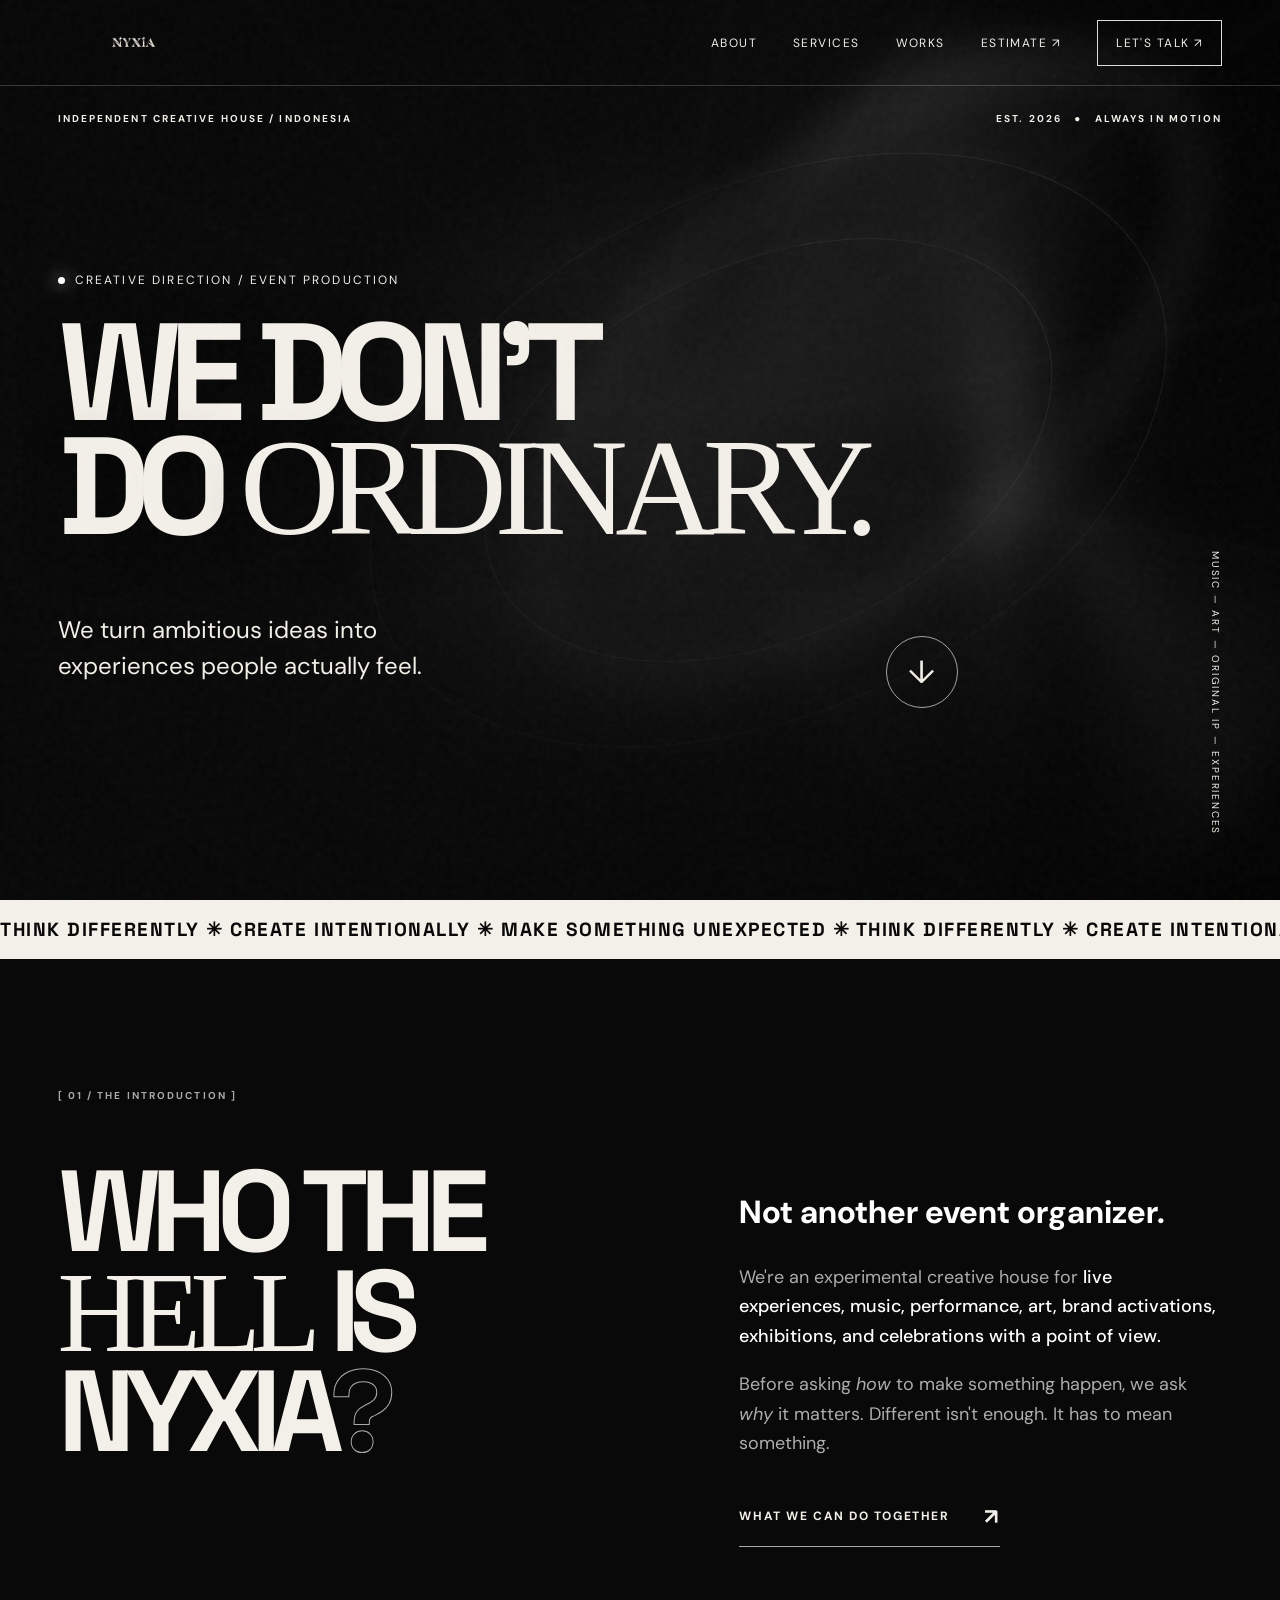
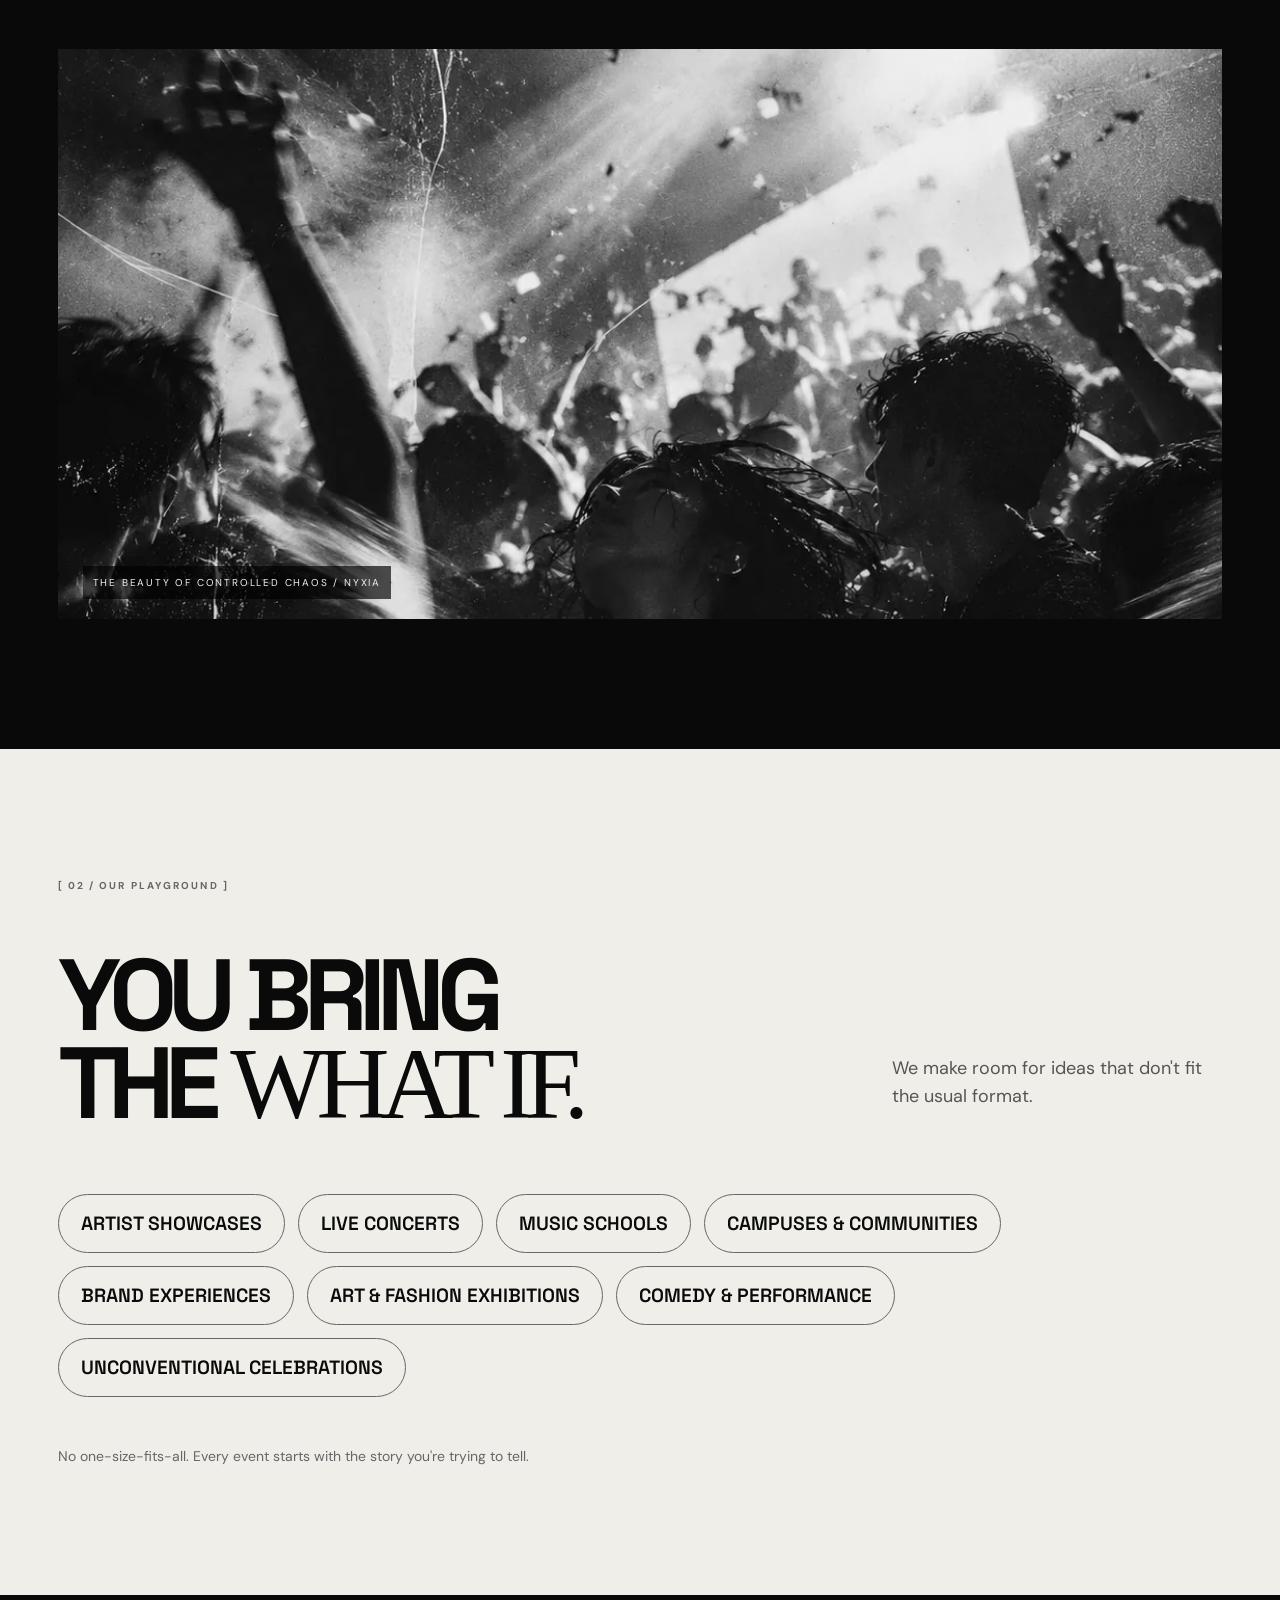
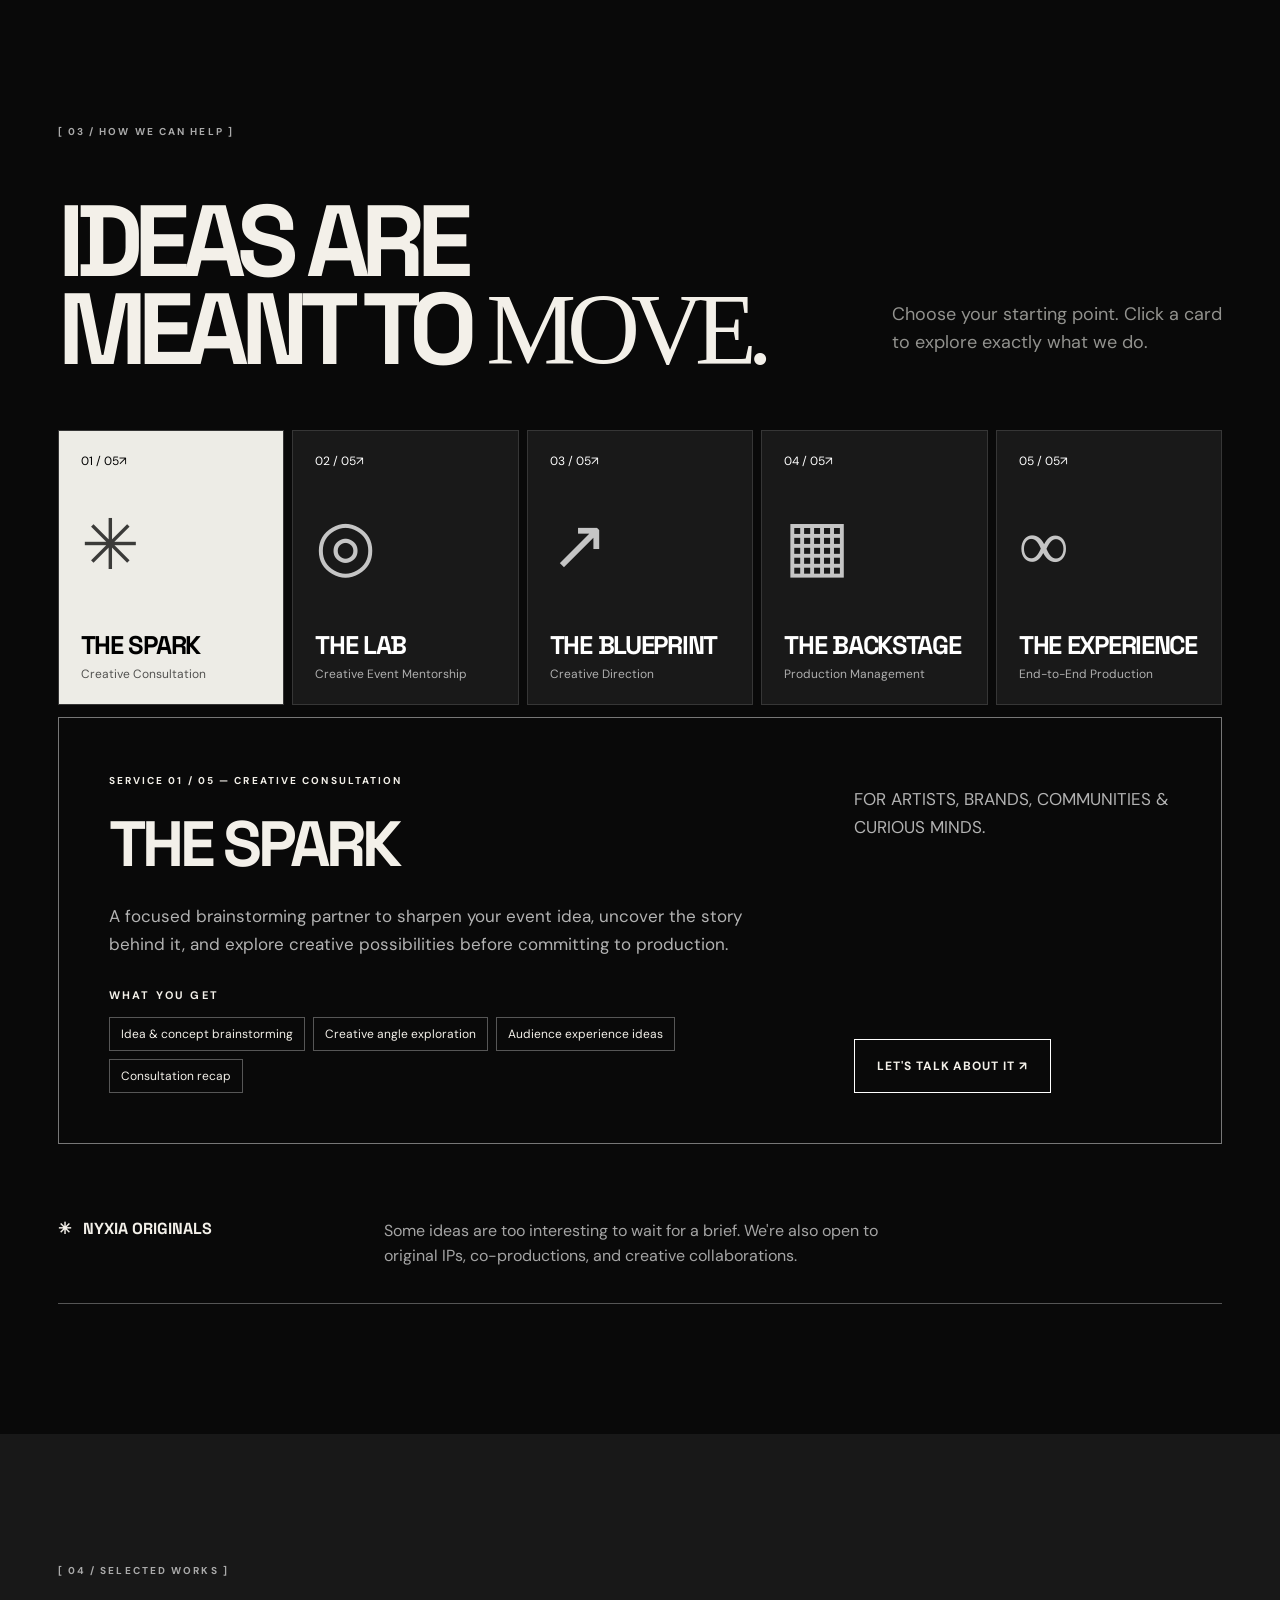
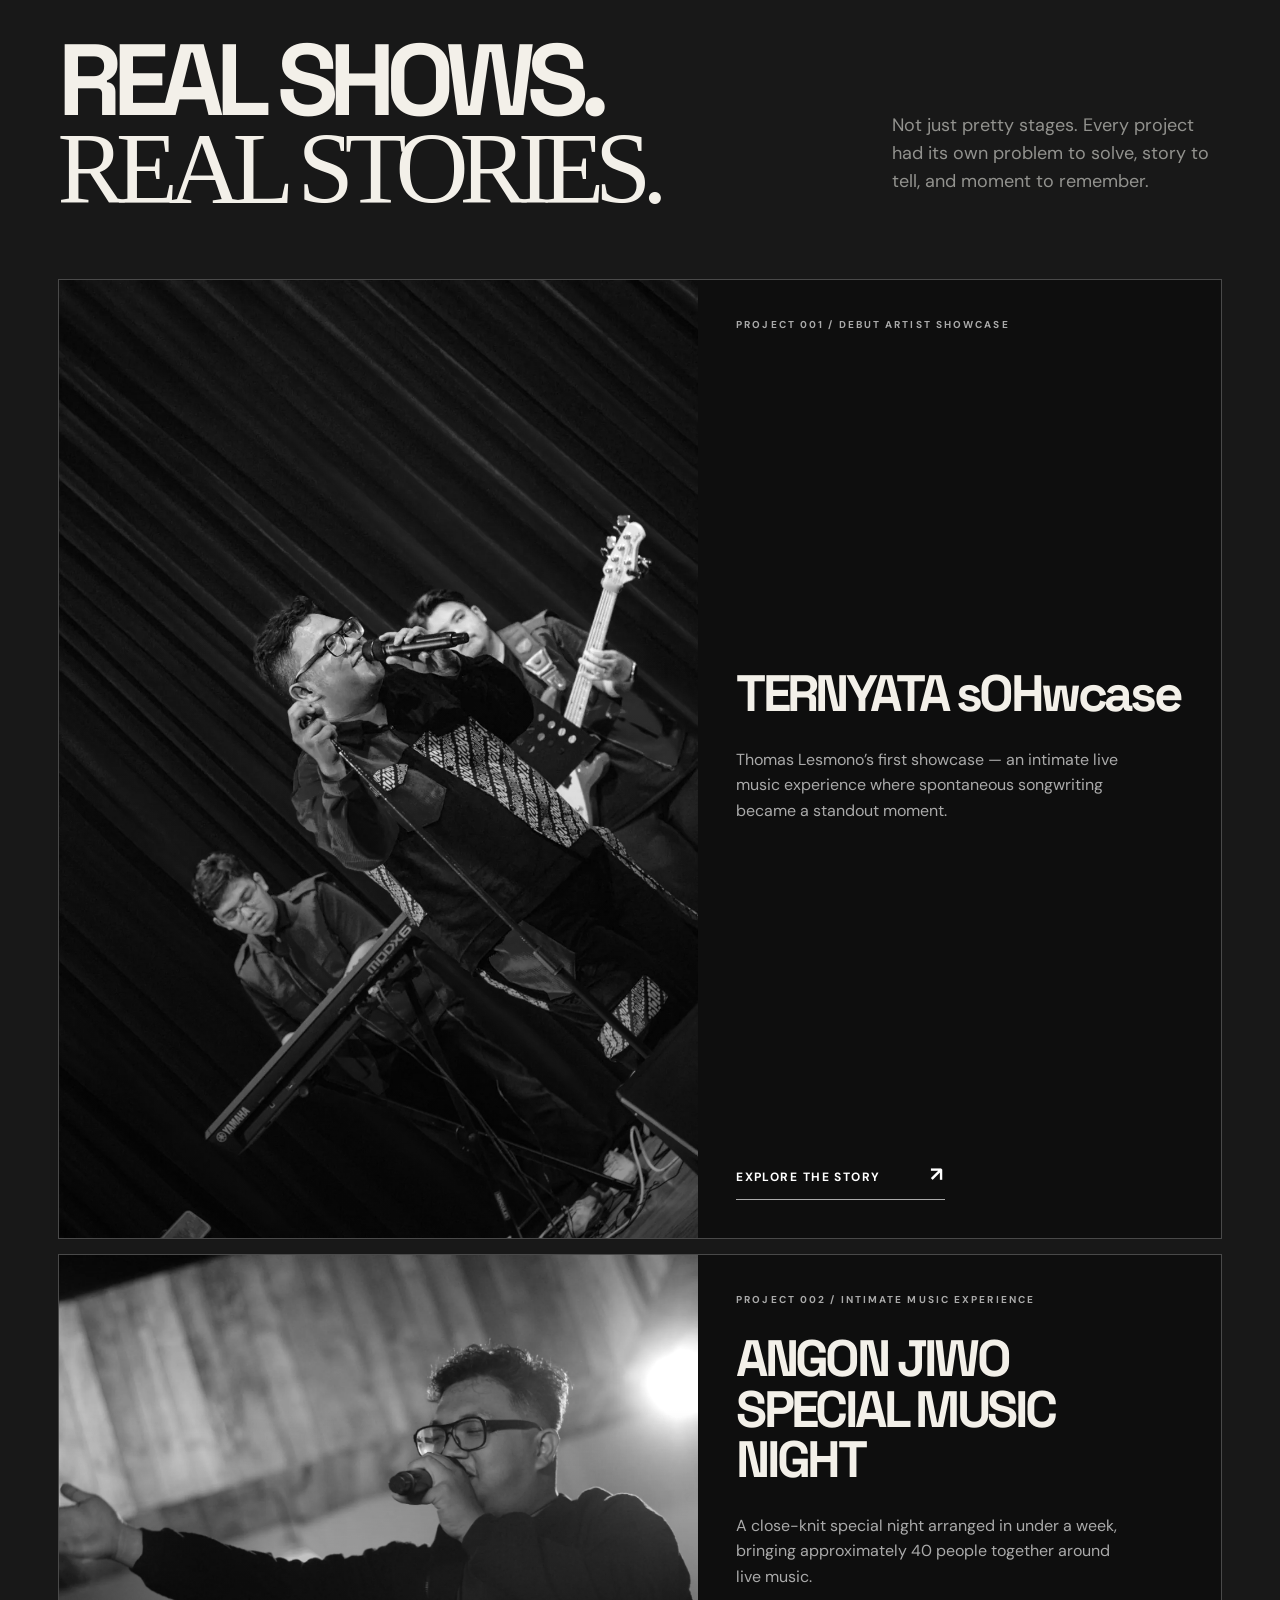
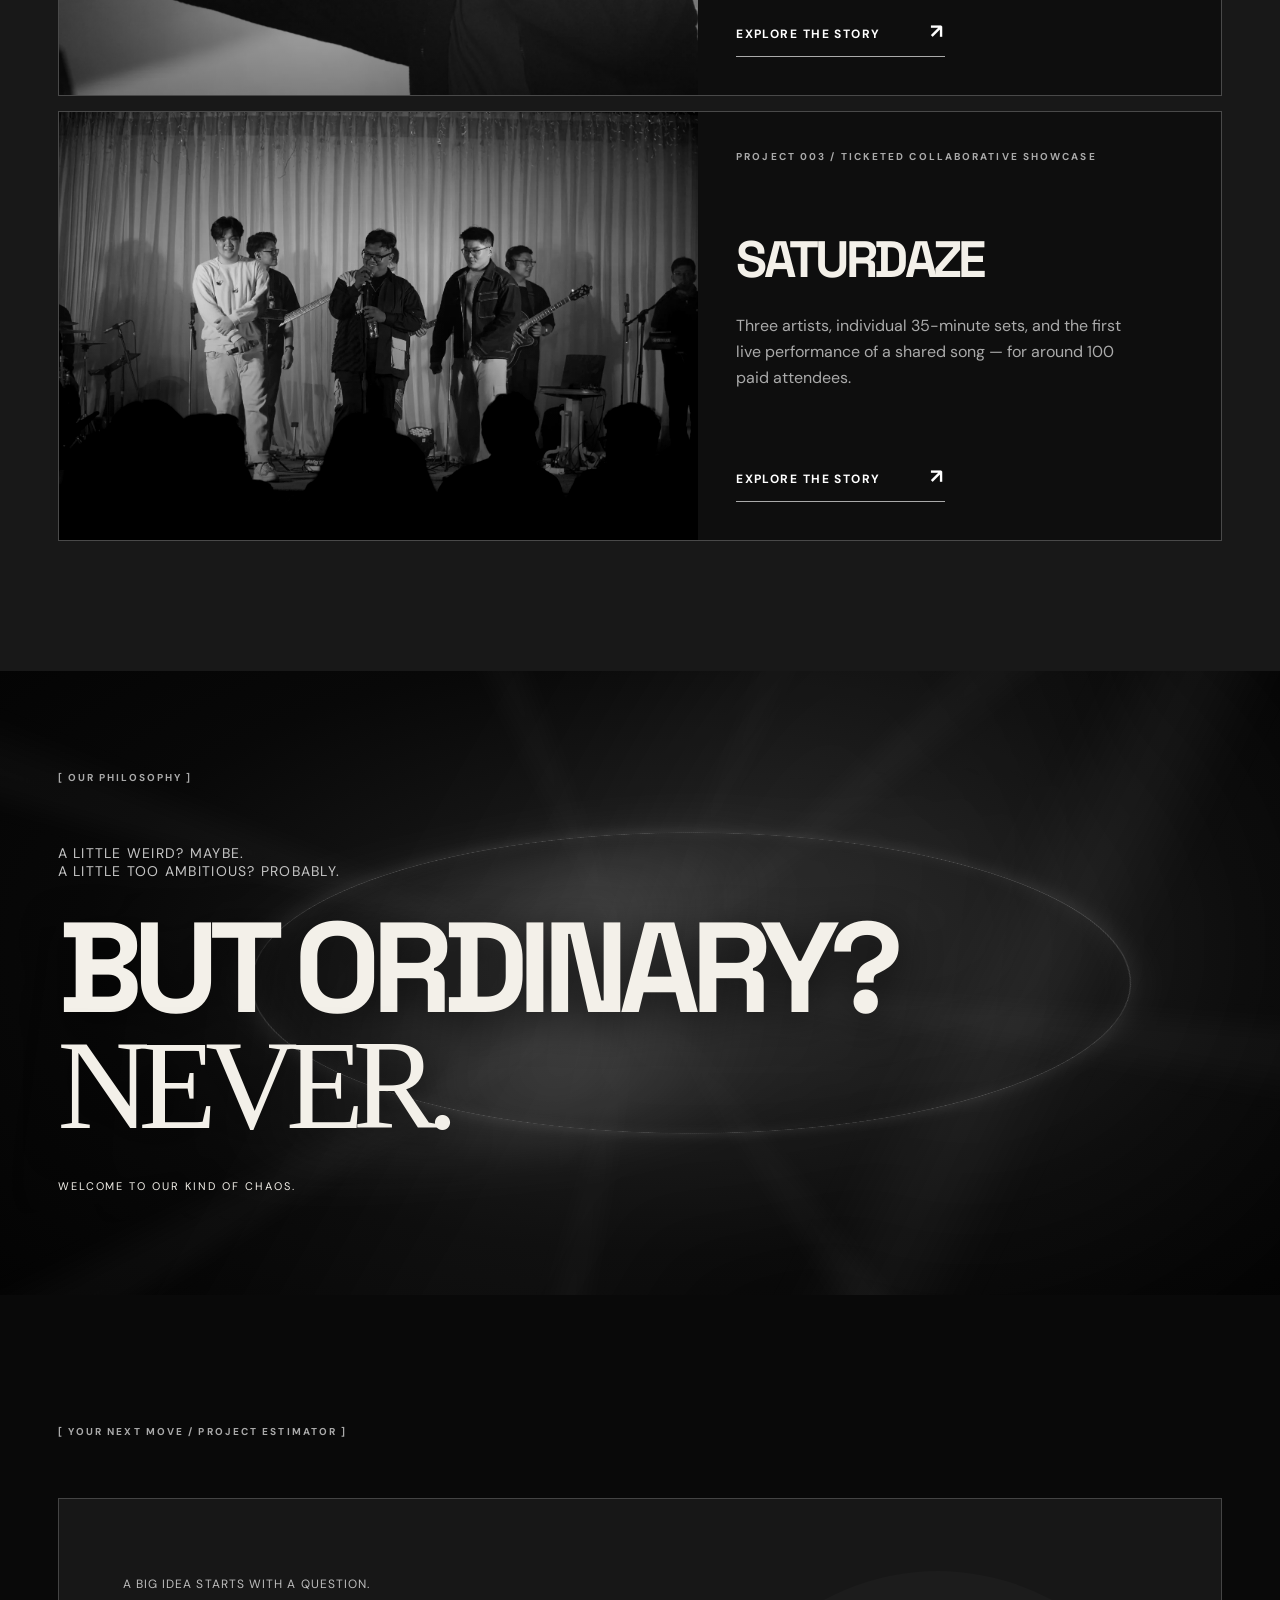
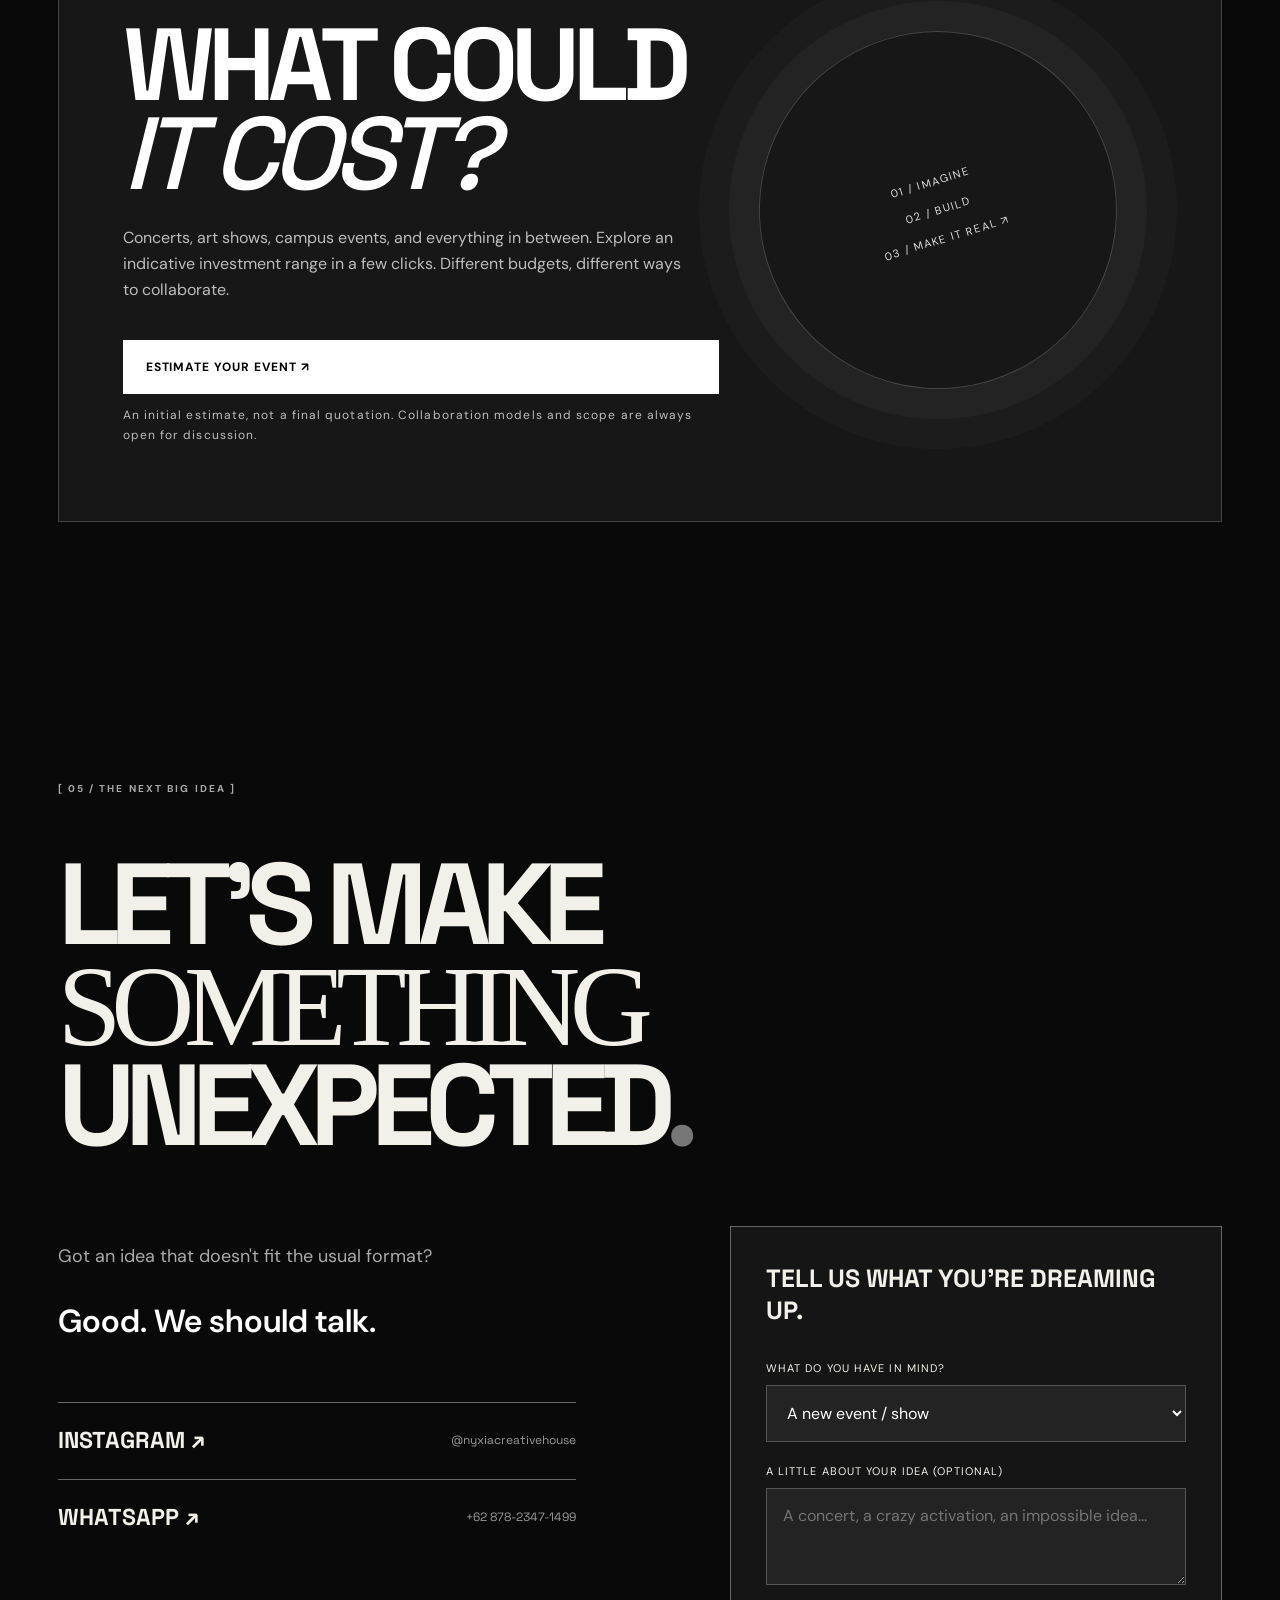
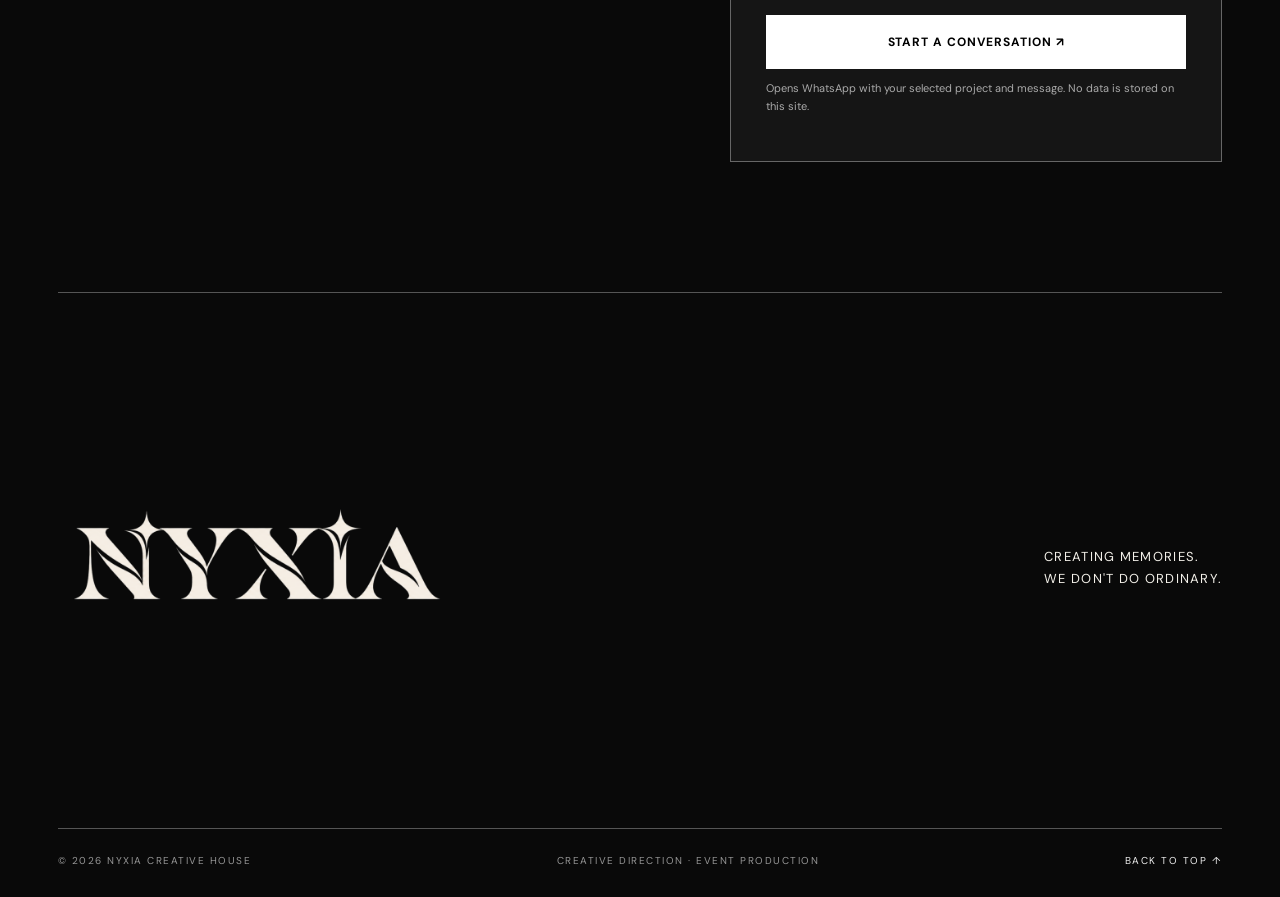
<file: index.html>
<!doctype html>
<html lang="en">
<head>
<meta charset="UTF-8"/><meta name="viewport" content="width=device-width,initial-scale=1"/>
<meta name="theme-color" content="#090909"/>
<meta name="description" content="NYXIA Creative House — Experimental creative direction and event production for music, art, brands, and unconventional experiences."/>
<meta property="og:title" content="NYXIA Creative House — We Don't Do Ordinary"/><meta property="og:description" content="Creative Direction · Event Production · Music · Art · Original IP"/><meta property="og:type" content="website"/><meta property="og:image" content="assets/hero.webp"/>
<link rel="icon" href="assets/nyxia-symbol.webp" type="image/webp"/>
<link rel="preconnect" href="https://fonts.googleapis.com"/><link rel="preconnect" href="https://fonts.gstatic.com" crossorigin/>
<link href="https://fonts.googleapis.com/css2?family=DM+Sans:wght@400;500;600;700&family=Space+Grotesk:wght@400;500;600;700&display=swap" rel="stylesheet"/>
<link rel="stylesheet" href="styles.css"/><title>NYXIA — We Don't Do Ordinary.</title>
</head>
<body>
<div class="noise" aria-hidden="true"></div><div class="reading-progress" aria-hidden="true"></div>
<header class="nav" id="top"><a class="brand" href="#top" aria-label="NYXIA home"><img src="assets/nyxia-wordmark-transparent.png" alt="NYXIA"/></a><nav id="main-nav" class="navlinks" aria-label="Main navigation"><a href="#about">About</a><a href="#services">Services</a><a href="#works">Works</a><a href="estimate/">Estimate ↗</a><a href="#contact">Let's Talk ↗</a></nav><button class="menu-button" id="menuToggle" aria-expanded="false" aria-controls="main-nav" aria-label="Toggle menu">MENU <span>+</span></button></header>
<main>
<section class="hero" aria-label="NYXIA introduction"><div class="hero-image" aria-hidden="true"><span class="art-orbit art-orbit-one"></span><span class="art-orbit art-orbit-two"></span><span class="art-sculpture"></span><span class="art-ribbon"></span><span class="art-sparks"></span></div><div class="hero-shade"></div><div class="hero-top meta"><span>INDEPENDENT CREATIVE HOUSE / INDONESIA</span><span>EST. 2026 &nbsp; ● &nbsp; ALWAYS IN MOTION</span></div><div class="hero-inner"><div class="eyebrow"><span class="dot"></span> CREATIVE DIRECTION / EVENT PRODUCTION</div><h1>WE DON'T<br/>DO <em>ORDINARY.</em></h1><div class="hero-bottom"><p>We turn ambitious ideas into experiences people actually feel.</p><a href="#about" class="round-arrow" aria-label="Explore NYXIA">↓</a></div></div><div class="vertical-note">MUSIC — ART — ORIGINAL IP — EXPERIENCES</div></section>
<div class="ticker" aria-hidden="true"><div class="ticker-track">THINK DIFFERENTLY ✳ CREATE INTENTIONALLY ✳ MAKE SOMETHING UNEXPECTED ✳ THINK DIFFERENTLY ✳ CREATE INTENTIONALLY ✳ MAKE SOMETHING UNEXPECTED ✳ </div></div>
<section id="about" class="section about wrap"><div class="section-label">[ 01 / THE INTRODUCTION ]</div><div class="about-grid"><h2>WHO THE<br/><i>HELL</i> IS<br/>NYXIA<span class="outline-question">?</span></h2><div class="about-copy"><p class="lead">Not another event organizer.</p><p>We're an experimental creative house for <strong>live experiences, music, performance, art, brand activations, exhibitions, and celebrations with a point of view.</strong></p><p>Before asking <i>how</i> to make something happen, we ask <i>why</i> it matters. Different isn't enough. It has to mean something.</p><a class="text-link" href="#services">WHAT WE CAN DO TOGETHER <span>↗</span></a></div></div><div class="about-image"><img src="assets/concept.webp" alt="Expressive concert audience in black and white" loading="lazy"/><span>THE BEAUTY OF CONTROLLED CHAOS / NYXIA</span></div></section>
<section id="audience" class="section people-section"><div class="wrap"><div class="section-label">[ 02 / OUR PLAYGROUND ]</div><div class="section-heading"><h2>YOU BRING<br/>THE <i>WHAT IF.</i></h2><p>We make room for ideas that don't fit the usual format.</p></div><div class="tags" aria-label="Types of events we support"><span>ARTIST SHOWCASES</span><span>LIVE CONCERTS</span><span>MUSIC SCHOOLS</span><span>CAMPUSES & COMMUNITIES</span><span>BRAND EXPERIENCES</span><span>ART & FASHION EXHIBITIONS</span><span>COMEDY & PERFORMANCE</span><span>UNCONVENTIONAL CELEBRATIONS</span></div><p class="footnote">No one-size-fits-all. Every event starts with the story you're trying to tell.</p></div></section>
<section id="services" class="section services wrap"><div class="section-label">[ 03 / HOW WE CAN HELP ]</div><div class="section-heading"><h2>IDEAS ARE<br/>MEANT TO <i>MOVE.</i></h2><p>Choose your starting point. Click a card to explore exactly what we do.</p></div><div class="service-grid" id="serviceGrid"></div><div class="service-detail" id="serviceDetail" role="region" aria-live="polite" aria-label="Selected service details"><div><span class="small-label" id="serviceNumber">SERVICE 01 / 05</span><h3 id="serviceTitle">THE SPARK</h3><p id="serviceSummary"></p><h4>WHAT YOU GET</h4><div id="serviceIncludes" class="detail-tags"></div></div><div class="detail-side"><p id="serviceFor"></p><a id="serviceContact" class="button button-light" target="_blank" rel="noopener noreferrer" href="#contact">LET'S TALK ABOUT IT ↗</a></div></div><div class="original-note"><span>✳ &nbsp; NYXIA ORIGINALS</span><p>Some ideas are too interesting to wait for a brief. We're also open to original IPs, co-productions, and creative collaborations.</p></div></section>
<section id="works" class="section works"><div class="wrap"><div class="section-label">[ 04 / SELECTED WORKS ]</div><div class="section-heading"><h2>REAL SHOWS.<br/><i>REAL STORIES.</i></h2><p>Not just pretty stages. Every project had its own problem to solve, story to tell, and moment to remember.</p></div><div class="work-list" id="workList"></div></div></section>
<section class="manifesto"><div class="manifesto-bg" aria-hidden="true"><span class="manifesto-ring"></span><span class="manifesto-silk"></span><span class="manifesto-beam"></span></div><div class="wrap manifesto-content"><div class="section-label">[ OUR PHILOSOPHY ]</div><p>A LITTLE WEIRD? MAYBE.<br/>A LITTLE TOO AMBITIOUS? PROBABLY.</p><h2>BUT ORDINARY?<br/><i>NEVER.</i></h2><span>WELCOME TO OUR KIND OF CHAOS.</span></div></section>
<section class="section wrap" id="estimate-cta"><div class="section-label">[ YOUR NEXT MOVE / PROJECT ESTIMATOR ]</div><div class="estimate-promo"><div><p class="estimate-promo-eyebrow">A BIG IDEA STARTS WITH A QUESTION.</p><h2>WHAT COULD<br/><i>IT COST?</i></h2><p>Concerts, art shows, campus events, and everything in between. Explore an indicative investment range in a few clicks. Different budgets, different ways to collaborate.</p><a class="button button-white" href="estimate/">ESTIMATE YOUR EVENT ↗</a><p class="estimate-promo-fine">An initial estimate, not a final quotation. Collaboration models and scope are always open for discussion.</p></div><div class="estimate-promo-art" aria-hidden="true"><span>01 / IMAGINE</span><span>02 / BUILD</span><span>03 / MAKE IT REAL ↗</span></div></div></section>
<section id="contact" class="section contact wrap"><div class="section-label">[ 05 / THE NEXT BIG IDEA ]</div><h2>LET'S MAKE<br/><i>SOMETHING</i><br/>UNEXPECTED<span class="period">.</span></h2><div class="contact-grid"><div><p>Got an idea that doesn't fit the usual format?</p><p class="bigger">Good. We should talk.</p><div class="social-links"><a href="https://www.instagram.com/nyxiacreativehouse/" target="_blank" rel="noopener noreferrer">INSTAGRAM ↗ <small>@nyxiacreativehouse</small></a><a href="https://wa.me/6287823471499" target="_blank" rel="noopener noreferrer">WHATSAPP ↗ <small>+62 878-2347-1499</small></a></div></div><div class="contact-form"><h3>TELL US WHAT YOU'RE DREAMING UP.</h3><label for="projectType">WHAT DO YOU HAVE IN MIND?</label><select id="projectType"><option value="a new event">A new event / show</option><option value="creative consultation">An idea that needs brainstorming</option><option value="event mentorship">School / campus mentorship</option><option value="creative direction">Creative direction</option><option value="production management">Production management</option><option value="a collaboration">A collaboration / original IP</option></select><label for="projectMessage">A LITTLE ABOUT YOUR IDEA (OPTIONAL)</label><textarea id="projectMessage" rows="3" placeholder="A concert, a crazy activation, an impossible idea..."></textarea><button id="whatsappSend" class="button button-white">START A CONVERSATION ↗</button><p class="helper">Opens WhatsApp with your selected project and message. No data is stored on this site.</p></div></div></section>
</main><footer class="footer wrap"><div class="footer-upper"><img src="assets/nyxia-wordmark-transparent.png" alt="NYXIA"/><p>CREATING MEMORIES.<br/>WE DON'T DO ORDINARY.</p></div><div class="footer-bottom"><span>© <span id="year"></span> NYXIA CREATIVE HOUSE</span><span>CREATIVE DIRECTION · EVENT PRODUCTION</span><a href="#top">BACK TO TOP ↑</a></div></footer>
<div class="modal" id="projectModal" hidden><div class="modal-backdrop" data-close></div><div class="modal-panel" role="dialog" aria-modal="true" aria-labelledby="modalTitle"><button class="modal-close" id="modalClose" aria-label="Close project">CLOSE ×</button><div id="modalContent"></div></div></div>
<script src="script.js" defer></script></body></html>
</file>
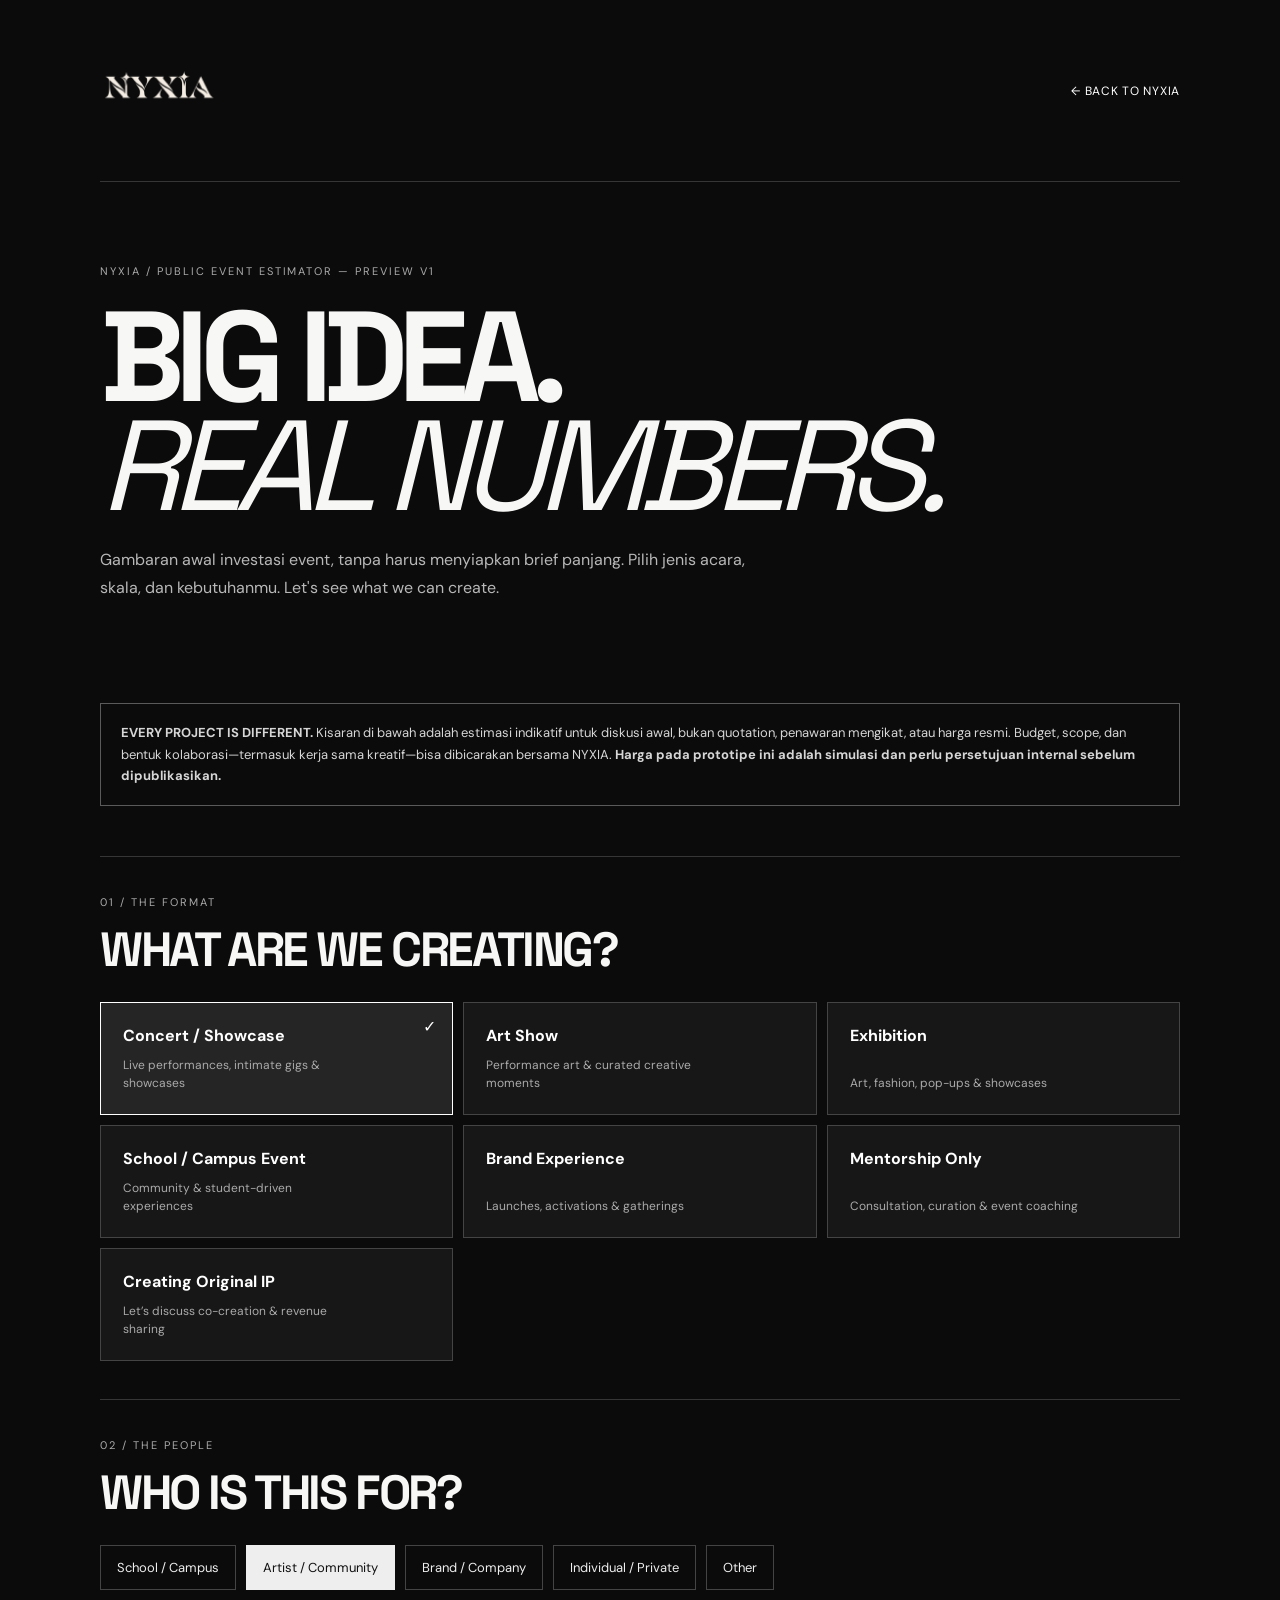
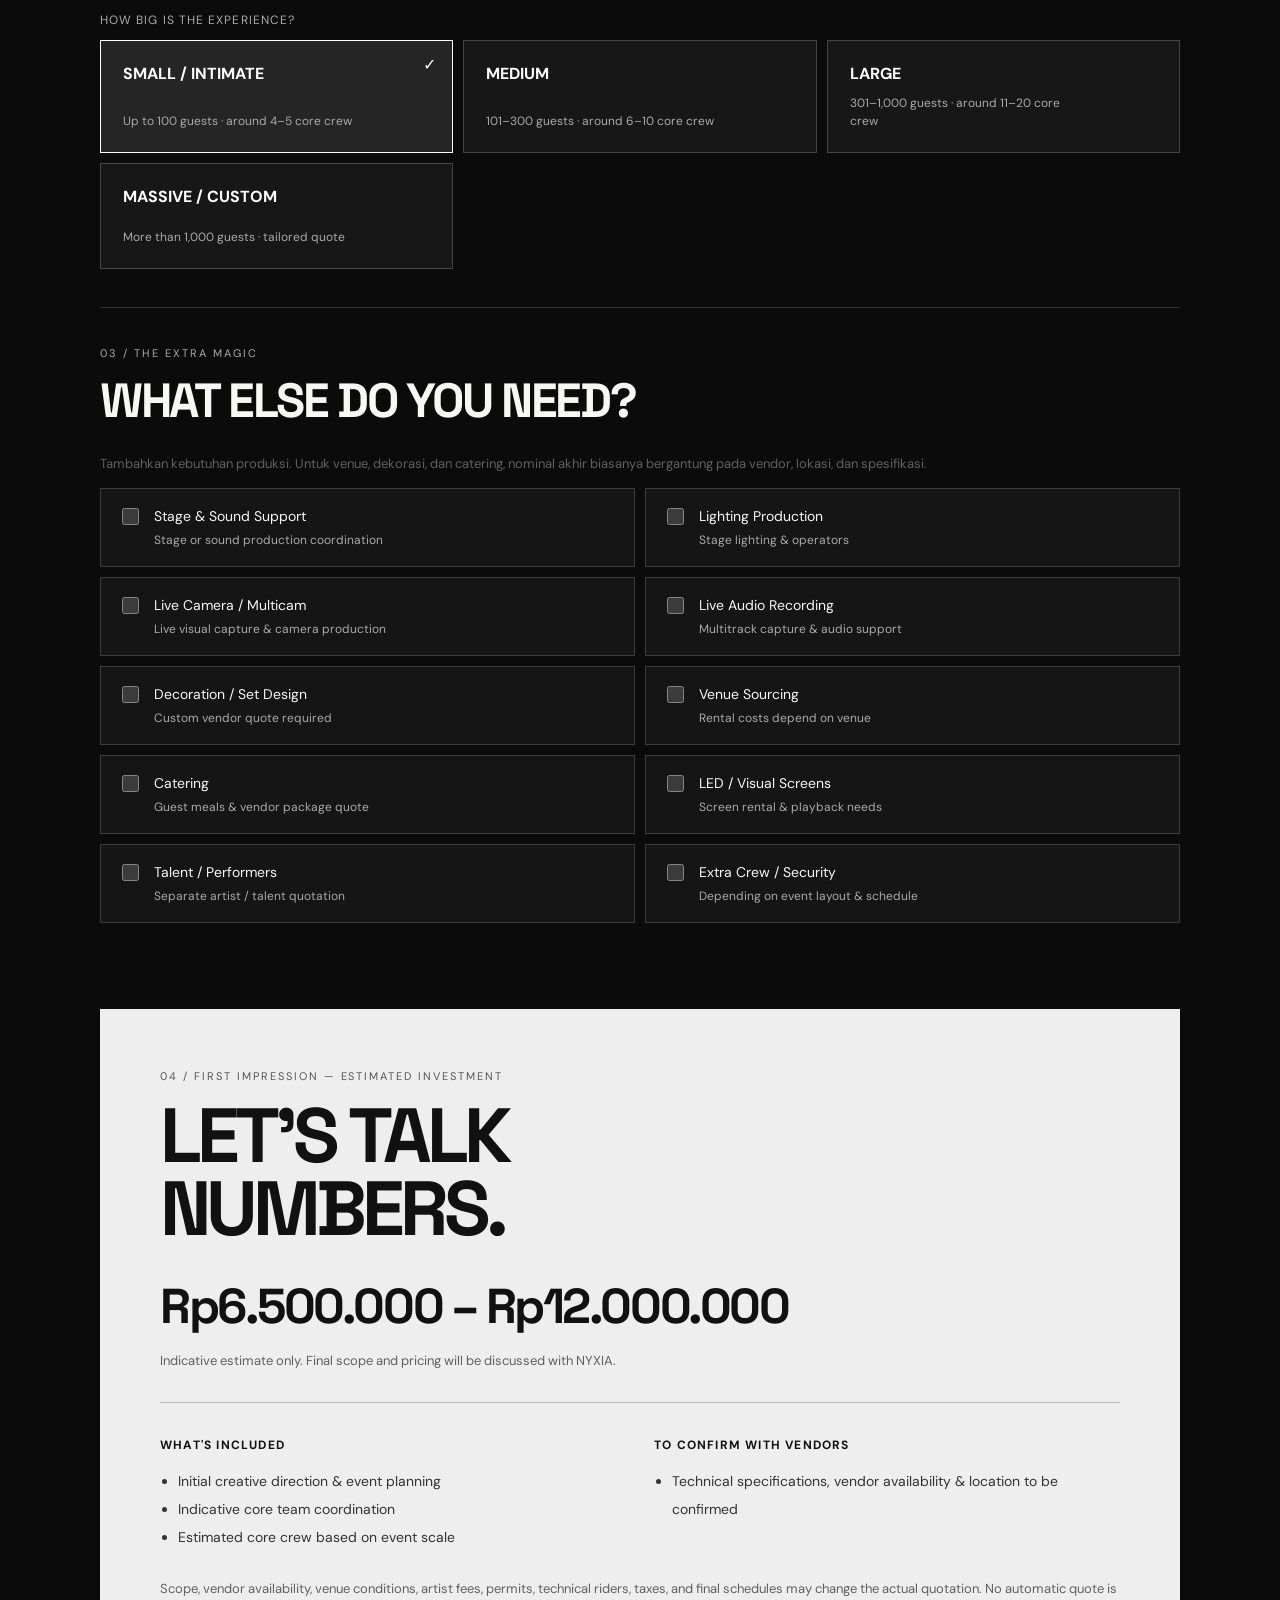
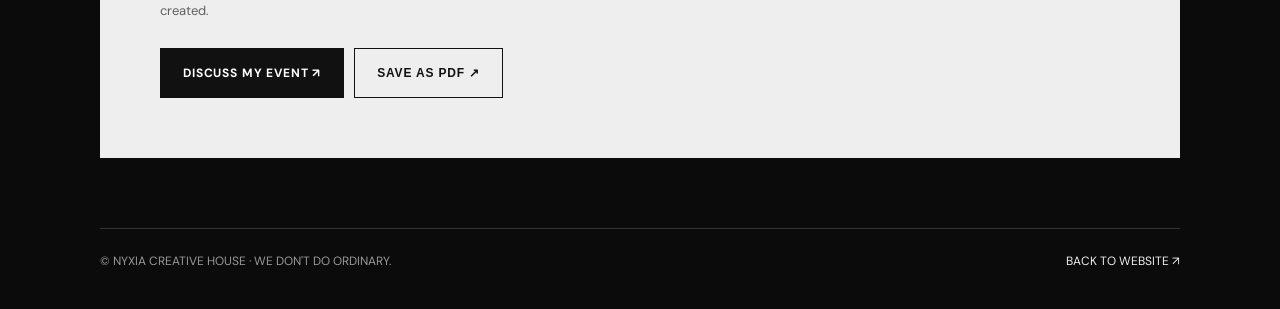
<file: estimate/index.html>
<!doctype html>
<html lang="id"><head><meta charset="UTF-8"><meta name="viewport" content="width=device-width,initial-scale=1"><meta name="theme-color" content="#101010"><meta name="description" content="NYXIA Creative House — estimate your event investment"><title>Estimate Your Event — NYXIA</title><link href="https://fonts.googleapis.com/css2?family=DM+Sans:wght@400;500;600;700&family=Space+Grotesk:wght@400;500;600;700&display=swap" rel="stylesheet"><style>
:root{color-scheme:dark;--bg:#0b0b0b;--card:#171717;--text:#f7f7f6;--sub:#aaa;--line:#363636}*{box-sizing:border-box}html{scroll-behavior:smooth}body{margin:0;background:var(--bg);color:var(--text);font-family:'DM Sans',sans-serif}.layout{width:min(1080px,calc(100% - 36px));margin:auto}.top{padding:26px 0;display:flex;justify-content:space-between;align-items:center;border-bottom:1px solid var(--line)}.top img{width:125px;height:auto}.top a{font-size:12px;text-decoration:none;color:#fff;letter-spacing:.06em}.eyebrow,.step-kicker{font-size:11px;letter-spacing:.18em;text-transform:uppercase;color:var(--sub)}.hero{padding:82px 0 60px;position:relative}.hero h1{font-family:'Space Grotesk',sans-serif;font-size:clamp(60px,10vw,134px);letter-spacing:-.075em;line-height:.85;margin:25px 0}.hero h1 em{font-weight:400}.hero p{max-width:670px;color:#b8b8b8;font-size:16px;line-height:1.8}.notice{border:1px solid #5a5a5a;padding:18px 20px;margin:24px 0 50px;font-size:13px;line-height:1.65;color:#d6d6d6}.step{padding:38px 0;border-top:1px solid var(--line)}.step h2{font-family:'Space Grotesk',sans-serif;font-size:clamp(29px,4vw,48px);letter-spacing:-.05em;margin:10px 0 22px}.cards{display:grid;grid-template-columns:repeat(3,1fr);gap:10px}.choice{position:relative;border:1px solid #444;background:var(--card);padding:22px;min-height:106px;display:flex;flex-direction:column;justify-content:space-between;gap:10px;cursor:pointer;text-align:left;color:white;font:inherit;transition:.16s}.choice:hover,.choice.active{border-color:#fff;background:#252525}.choice.active:after{content:'✓';position:absolute;top:13px;right:16px}.choice strong{font-size:16px}.choice small{font-size:12px;color:#aaa;max-width:230px;line-height:1.5}.group-label{font-size:12px;color:#aaa;margin:22px 0 12px;letter-spacing:.09em}.chips{display:flex;flex-wrap:wrap;gap:10px}.chip{border:1px solid #444;padding:13px 16px;background:transparent;color:#eee;cursor:pointer;font:inherit;font-size:13px}.chip.active{background:#eee;color:#111;border-color:#eee}.addons{display:grid;grid-template-columns:repeat(2,1fr);gap:10px}.addon{display:flex;align-items:flex-start;gap:12px;padding:17px;border:1px solid #3d3d3d;background:#151515;cursor:pointer;font-size:14px;line-height:1.5}.addon:has(input:checked){border-color:white;background:#222}.addon input{accent-color:#fff;width:17px;height:17px;flex-shrink:0;margin-top:2px}.addon small{display:block;color:#aaa;font-size:12px;margin-top:4px}.result{background:#eee;color:#111;padding:clamp(25px,5vw,60px);margin:48px 0 70px}.result .eyebrow{color:#555}.result h2{font-family:'Space Grotesk',sans-serif;font-size:clamp(42px,6vw,83px);letter-spacing:-.065em;line-height:.95;margin:16px 0 30px}.price{font-family:'Space Grotesk',sans-serif;font-size:clamp(25px,4vw,49px);font-weight:700;letter-spacing:-.05em}.muted{color:#606060;font-size:13px;line-height:1.7}.included{display:grid;grid-template-columns:1fr 1fr;gap:28px;border-top:1px solid #bdbdbd;margin-top:30px;padding-top:22px}.included h3{font-size:12px;letter-spacing:.1em}.included ul{padding-left:18px;font-size:14px;line-height:2;color:#333}.cta{display:flex;gap:10px;flex-wrap:wrap;margin-top:26px}.btn{border:1px solid #111;background:#111;color:#fff;padding:16px 22px;font-weight:700;letter-spacing:.07em;font-size:12px;text-decoration:none;cursor:pointer}.btn.secondary{background:transparent;color:#111}.custom{background:#1b1b1b;padding:30px;margin:20px 0 40px;border:1px solid #444}.custom a{color:#fff}.hidden{display:none!important}footer{border-top:1px solid #343434;padding:24px 0 40px;font-size:12px;color:#999;display:flex;justify-content:space-between;gap:15px}.legal{font-size:12px;color:#555;line-height:1.6}@media(max-width:740px){.cards{grid-template-columns:1fr 1fr}.addons,.included{grid-template-columns:1fr}.hero{padding-top:56px}.choice{padding:16px}.step{padding-top:27px}}@media(max-width:470px){.cards{grid-template-columns:1fr}.top img{width:105px}}@media print{.top,.cta,.step,.hero,.notice,footer{display:none!important}.result{margin:0;background:#fff;color:#000}}
</style></head><body>
<div class="layout"><header class="top"><a href="../"><img src="../assets/nyxia-wordmark-transparent.png" alt="NYXIA"></a><a href="../">← BACK TO NYXIA</a></header>
<section class="hero"><div class="eyebrow">NYXIA / PUBLIC EVENT ESTIMATOR — PREVIEW V1</div><h1>BIG IDEA.<br><em>REAL NUMBERS.</em></h1><p>Gambaran awal investasi event, tanpa harus menyiapkan brief panjang. Pilih jenis acara, skala, dan kebutuhanmu. Let's see what we can create.</p></section>
<div class="notice"><b>EVERY PROJECT IS DIFFERENT.</b> Kisaran di bawah adalah estimasi indikatif untuk diskusi awal, bukan quotation, penawaran mengikat, atau harga resmi. Budget, scope, dan bentuk kolaborasi—termasuk kerja sama kreatif—bisa dibicarakan bersama NYXIA. <b>Harga pada prototipe ini adalah simulasi dan perlu persetujuan internal sebelum dipublikasikan.</b></div>
<section class="step"><div class="step-kicker">01 / THE FORMAT</div><h2>WHAT ARE WE CREATING?</h2><div class="cards" id="types"></div></section>
<section class="step" id="scopeStep"><div class="step-kicker">02 / THE PEOPLE</div><h2>WHO IS THIS FOR?</h2><div class="chips" id="organizers"></div><p class="group-label">HOW BIG IS THE EXPERIENCE?</p><div class="cards" id="scales"></div></section>
<section class="step" id="addonsStep"><div class="step-kicker">03 / THE EXTRA MAGIC</div><h2>WHAT ELSE DO YOU NEED?</h2><p class="muted">Tambahkan kebutuhan produksi. Untuk venue, dekorasi, dan catering, nominal akhir biasanya bergantung pada vendor, lokasi, dan spesifikasi.</p><div class="addons" id="addons"></div></section>
<section id="customPanel" class="custom hidden"><div class="step-kicker">LET'S BUILD SOMETHING TOGETHER</div><h2>THIS ONE NEEDS A CONVERSATION.</h2><p>Original IP dan event berskala sangat besar memerlukan pembahasan scope, kepemilikan IP, mitra, serta kemungkinan revenue sharing. Kita nggak akan kasih angka otomatis yang menyesatkan.</p><a id="customWa" class="btn" href="https://wa.me/6287823471499" target="_blank" rel="noopener">LET'S COLLABORATE ↗</a></section>
<section class="result" id="result"><div class="eyebrow">04 / FIRST IMPRESSION — ESTIMATED INVESTMENT</div><h2>LET'S TALK<br>NUMBERS.</h2><div class="price" id="price">—</div><p class="muted" id="rangeNote"></p><div class="included"><div><h3>WHAT'S INCLUDED</h3><ul id="included"></ul></div><div><h3>TO CONFIRM WITH VENDORS</h3><ul id="vendorNotes"></ul></div></div><p class="muted">Scope, vendor availability, venue conditions, artist fees, permits, technical riders, taxes, and final schedules may change the actual quotation. No automatic quote is created.</p><div class="cta"><a class="btn" id="wa" href="https://wa.me/6287823471499" target="_blank" rel="noopener noreferrer">DISCUSS MY EVENT ↗</a><button type="button" class="btn secondary" id="printBtn">SAVE AS PDF ↗</button></div></section>
<footer><span>© NYXIA CREATIVE HOUSE · WE DON'T DO ORDINARY.</span><a href="../" style="color:#eee;text-decoration:none">BACK TO WEBSITE ↗</a></footer></div><script src="estimator.js" defer></script></body></html>
</file>
<file: styles.css>
:root{--bg:#090909;--white:#f3f0e9;--muted:#969591;--line:#353535;--font: 'Space Grotesk',Arial,sans-serif}*{box-sizing:border-box}html{scroll-behavior:smooth}body{margin:0;background:var(--bg);color:var(--white);font-family:'DM Sans',sans-serif}body.modal-open{overflow:hidden}button,select,textarea{font:inherit}button,a{-webkit-tap-highlight-color:transparent}button{cursor:pointer}a{color:inherit;text-decoration:none}img{max-width:100%;display:block}::selection{background:white;color:black}.wrap{width:min(1360px,calc(100% - 9vw));margin:auto}.noise{position:fixed;inset:0;pointer-events:none;z-index:99;opacity:.075;background-image:url("data:image/svg+xml,%3Csvg viewBox='0 0 180 180' xmlns='http://www.w3.org/2000/svg'%3E%3Cfilter id='n'%3E%3CfeTurbulence type='fractalNoise' baseFrequency='.75' numOctaves='3' stitchTiles='stitch'/%3E%3C/filter%3E%3Crect width='100%25' height='100%25' filter='url(%23n)' opacity='.5'/%3E%3C/svg%3E")}.nav{height:86px;padding:0 4.5vw;display:flex;align-items:center;justify-content:space-between;position:absolute;top:0;left:0;right:0;z-index:30;border-bottom:1px solid #ffffff30}.brand img{width:155px;height:50px;object-fit:contain;background:transparent}.footer-upper img{filter:none}.navlinks{display:flex;gap:36px;align-items:center}.navlinks a{font-size:12px;letter-spacing:.12em;text-transform:uppercase;transition:opacity .2s}.navlinks a:hover{opacity:.5}.navlinks a:last-child{border:1px solid #ddd;padding:14px 18px}.menu-button{display:none;background:none;color:white;border:0;letter-spacing:.1em}.hero{min-height:760px;height:100svh;max-height:1080px;position:relative;isolation:isolate;overflow:hidden;display:flex;flex-direction:column;justify-content:center}.hero-image{position:absolute;inset:0;overflow:hidden;background:radial-gradient(circle at 18% 18%,rgba(255,255,255,.09),transparent 0 26%),radial-gradient(circle at 80% 22%,rgba(255,255,255,.06),transparent 0 22%),radial-gradient(circle at 54% 72%,rgba(255,255,255,.05),transparent 0 18%),linear-gradient(135deg,#0a0a0a 0%,#141414 42%,#070707 100%);transform:scale(1.05);animation:herozoom 18s ease-out both;z-index:-2}.hero-image:before,.hero-image:after{content:'';position:absolute;inset:-12%;mix-blend-mode:screen;opacity:.8}.hero-image:before{background:radial-gradient(circle at 25% 35%,rgba(255,255,255,.12),transparent 0 18%),radial-gradient(circle at 75% 65%,rgba(255,255,255,.08),transparent 0 20%),radial-gradient(circle at 60% 25%,rgba(120,120,120,.08),transparent 0 22%);filter:blur(28px);animation:floatfield 18s ease-in-out infinite alternate}.hero-image:after{background:repeating-linear-gradient(90deg,rgba(255,255,255,.045) 0 1px,transparent 1px 42px),linear-gradient(90deg,transparent 0%,rgba(255,255,255,.08) 50%,transparent 100%);opacity:.22;transform:skewX(-12deg) scale(1.1);animation:scanmove 16s linear infinite}.hero-shade{position:absolute;inset:0;background:linear-gradient(90deg,#080808db 0%,#08080863 62%,#0006),linear-gradient(0deg,#050505b3,transparent 55%);z-index:-1}.hero-top{position:absolute;top:112px;left:4.5vw;right:4.5vw;display:flex;justify-content:space-between}.meta,.section-label,.small-label{font-size:10px;letter-spacing:.21em;font-weight:700}.hero-inner{width:min(1360px,91%);margin:auto;padding-top:80px}.eyebrow{font-size:12px;letter-spacing:.18em;margin-bottom:28px;display:flex;align-items:center;gap:10px}.dot{width:7px;height:7px;background:white;border-radius:50%;box-shadow:0 0 18px #fff}.hero h1{font-family:var(--font);font-size:clamp(68px,10.8vw,192px);font-weight:700;letter-spacing:-.091em;line-height:.82;margin:0;text-transform:uppercase}.hero h1 em,.section-heading h2 i,.about h2 i,.manifesto h2 i,.contact h2 i{font-style:normal;font-family:Georgia,serif;font-weight:400;letter-spacing:-.09em}.hero-bottom{margin-top:44px;display:flex;align-items:end;justify-content:space-between;max-width:900px}.hero-bottom p{font-size:clamp(16px,2vw,24px);max-width:380px;line-height:1.5}.round-arrow{width:72px;height:72px;border:1px solid #ffffff9c;border-radius:50%;display:grid;place-items:center;font-size:32px;transition:all .25s}.round-arrow:hover{background:white;color:black;transform:translateY(5px)}.vertical-note{position:absolute;right:4.5vw;bottom:65px;writing-mode:vertical-rl;font-size:10px;letter-spacing:.18em}.ticker{background:var(--white);color:#080808;overflow:hidden;padding:17px 0}.ticker-track{white-space:nowrap;font-family:var(--font);font-weight:700;font-size:19px;letter-spacing:.08em;animation:ticker 30s linear infinite;width:max-content}.section{padding-top:130px;padding-bottom:130px;scroll-margin-top:35px}.section-label{color:#aaa;margin-bottom:60px}.about-grid{display:grid;grid-template-columns:1.2fr 1fr;gap:8vw}.about h2,.section-heading h2,.contact h2{font-family:var(--font);font-size:clamp(62px,9vw,145px);line-height:.87;letter-spacing:-.085em;margin:0;font-weight:700}.outline-question{-webkit-text-stroke:1px #aaa;color:transparent}.about-copy{max-width:530px;align-self:end;padding-bottom:12px}.about-copy p{font-size:18px;line-height:1.65;color:#aeadab}.about-copy .lead{font-size:32px;color:white;line-height:1.15;font-weight:700}.about-copy strong{color:white;font-weight:500}.text-link{display:inline-flex;align-items:center;gap:35px;border-bottom:1px solid #a9a9a9;margin-top:25px;padding-bottom:15px;font-size:12px;font-weight:700;letter-spacing:.13em}.text-link span{font-size:22px}.about-image{margin-top:90px;height:min(48vw,570px);overflow:hidden;position:relative}.about-image img{width:100%;height:100%;object-fit:cover;filter:grayscale(1);transition:transform .6s}.about-image:hover img{transform:scale(1.04)}.about-image span{position:absolute;bottom:20px;left:25px;font-size:10px;letter-spacing:.18em;background:#000a;padding:10px}.people-section{background:#efeee9;color:#0a0a0a}.people-section .section-label{color:#666}.section-heading{display:flex;justify-content:space-between;gap:30px;align-items:end;margin-bottom:65px}.section-heading h2{font-size:clamp(54px,7.9vw,118px)}.section-heading p{max-width:330px;color:#92928e;line-height:1.55;font-size:18px}.people-section .section-heading p{color:#555}.tags{display:flex;flex-wrap:wrap;gap:13px}.tags span{border:1px solid #666;border-radius:50px;padding:16px 22px;font-family:var(--font);font-weight:600;font-size:clamp(13px,1.5vw,21px);transition:background .2s,color .2s}.tags span:hover{background:black;color:white}.footnote{margin:50px 0 0;font-size:14px;color:#666}.services .section-heading{margin-bottom:55px}.service-grid{display:grid;grid-template-columns:repeat(5,minmax(0,1fr));gap:8px}.service-card{min-height:275px;text-align:left;background:#191919;border:1px solid #363636;color:white;padding:22px;display:flex;flex-direction:column;justify-content:space-between;transition:background .25s,color .25s,transform .25s}.service-card:hover{transform:translateY(-7px)}.service-card.active{background:#edece6;color:black}.service-card-top{display:flex;justify-content:space-between;font-size:12px}.service-card .symbol{font-family:Georgia,serif;font-size:70px;line-height:1;opacity:.75}.service-card h3{font-size:clamp(18px,2vw,28px);font-family:var(--font);margin:5px 0;letter-spacing:-.05em}.service-card p{font-size:12px;opacity:.65;margin:0}.service-detail{border:1px solid #777;margin-top:12px;padding:50px;display:grid;grid-template-columns:1.5fr .7fr;gap:65px;min-height:340px}.service-detail h3{font:700 clamp(35px,5vw,66px) var(--font);letter-spacing:-.065em;margin:14px 0}.service-detail p{line-height:1.65;color:#b3b3b3;font-size:17px;max-width:650px}.service-detail h4{font-size:11px;letter-spacing:.2em;margin-top:30px}.detail-tags{display:flex;flex-wrap:wrap;gap:8px}.detail-tags span{border:1px solid #565656;padding:8px 11px;font-size:12px}.detail-side{display:flex;flex-direction:column;justify-content:space-between;align-items:flex-start}.button{border:1px solid white;padding:18px 22px;font-weight:700;font-size:12px;letter-spacing:.08em;transition:background .2s,color .2s;display:inline-block;text-align:center}.button-light:hover{background:white;color:black}.button-white{background:white;color:black;width:100%}.button-white:hover{background:#c9c9c9}.original-note{border-bottom:1px solid #555;padding:34px 0;display:flex;align-items:start;gap:10%;margin-top:40px}.original-note span{min-width:210px;font:700 16px var(--font)}.original-note p{color:#a5a5a5;margin:0;line-height:1.6;max-width:550px}.works{background:#181818}.work-list{display:grid;gap:15px}.work-item{position:relative;display:grid;grid-template-columns:1.1fr .9fr;min-height:430px;overflow:hidden;border:1px solid #494949;background:#0e0e0e}.work-photo{overflow:hidden;position:relative}.work-photo:after{content:'';position:absolute;inset:0;background:linear-gradient(0deg,#0007,transparent 65%)}.work-photo img{width:100%;height:100%;object-fit:cover;filter:grayscale(1) contrast(1.08);transition:filter .5s,transform .6s}.work-item:hover .work-photo img{filter:grayscale(.3);transform:scale(1.045)}.work-copy{padding:38px;display:flex;flex-direction:column;align-items:flex-start;justify-content:space-between}.work-copy .meta{color:#aaa}.work-copy h3{font:700 clamp(34px,4vw,65px)/.98 var(--font);letter-spacing:-.07em;margin:28px 0}.work-copy p{font-size:16px;color:#aaa;line-height:1.6;max-width:400px}.work-button{background:transparent;color:white;border:0;border-bottom:1px solid #aaa;padding:12px 0;font-size:12px;font-weight:700;letter-spacing:.12em}.work-button span{font-size:20px;margin-left:45px}.manifesto{min-height:560px;position:relative;overflow:hidden;display:grid;align-items:center}.manifesto-bg{position:absolute;inset:0;overflow:hidden;background:radial-gradient(circle at 14% 70%,rgba(188,13,13,.18),transparent 0 20%),radial-gradient(circle at 82% 28%,rgba(255,255,255,.07),transparent 0 18%),linear-gradient(145deg,#050505 0%,#111 45%,#070707 100%)}.manifesto-bg:before,.manifesto-bg:after{content:'';position:absolute;inset:-15%}.manifesto-bg:before{background:conic-gradient(from 180deg at 50% 50%,transparent 0 20%,rgba(255,255,255,.06) 20% 30%,transparent 30% 55%,rgba(255,255,255,.04) 55% 70%,transparent 70% 100%);filter:blur(24px);animation:spinfield 26s linear infinite}.manifesto-bg:after{background:radial-gradient(circle at 70% 50%,rgba(255,255,255,.14),transparent 0 14%),radial-gradient(circle at 20% 35%,rgba(255,255,255,.06),transparent 0 18%),repeating-linear-gradient(115deg,rgba(255,255,255,.03) 0 2px,transparent 2px 34px);mix-blend-mode:screen;opacity:.5;filter:blur(6px);animation:drift 18s ease-in-out infinite alternate}.manifesto-content{position:relative;padding-top:100px;padding-bottom:100px}.manifesto p{font-size:14px;letter-spacing:.09em;color:#c5c5c5}.manifesto h2{font:700 clamp(55px,10vw,150px)/.91 var(--font);letter-spacing:-.075em;margin:30px 0}.manifesto-content>span{letter-spacing:.18em;font-size:11px}.contact h2{font-size:clamp(60px,9vw,140px)}.period{color:#777}.contact-grid{display:grid;grid-template-columns:1fr .95fr;gap:12vw;margin-top:70px}.contact-grid p{color:#aaa;font-size:18px}.contact-grid .bigger{color:white;font-size:32px;font-weight:600}.social-links{display:grid;gap:2px;margin-top:60px}.social-links a{display:flex;justify-content:space-between;align-items:center;border-top:1px solid #666;padding:22px 0;font-weight:700;font-family:var(--font);font-size:23px}.social-links small{font-size:12px;font-weight:400;color:#999}.contact-form{border:1px solid #666;padding:35px;background:#151515}.contact-form h3{font:700 25px var(--font);margin:0 0 35px}.contact-form label{display:block;font-size:11px;letter-spacing:.1em;margin:22px 0 10px}.contact-form select,.contact-form textarea{width:100%;background:#232323;border:1px solid #555;color:white;padding:16px;outline-offset:3px}.contact-form textarea{resize:vertical}.contact-form button{margin-top:25px}.contact-form .helper{font-size:11px;line-height:1.6}.footer{border-top:1px solid #555;padding-top:65px;padding-bottom:30px}.footer-upper{display:flex;justify-content:space-between;align-items:center}.footer-upper img{width:min(420px,55%)}.footer-upper p{font-size:13px;letter-spacing:.1em;line-height:1.7}.footer-bottom{display:flex;justify-content:space-between;border-top:1px solid #555;margin-top:50px;padding-top:25px;color:#969696;font-size:10px;letter-spacing:.15em}.footer-bottom a{color:#eee}.modal[hidden]{display:none}.modal{position:fixed;inset:0;z-index:120;display:flex;justify-content:center;align-items:center}.modal-backdrop{position:absolute;inset:0;background:#000d;backdrop-filter:blur(8px)}.modal-panel{position:relative;background:#171717;border:1px solid #5c5c5c;max-width:1020px;width:min(94vw,1020px);max-height:92vh;overflow-y:auto;padding:40px}.modal-close{position:sticky;top:0;float:right;z-index:5;background:white;color:black;border:0;padding:12px 18px;font-size:12px;font-weight:700}.modal-panel h2{font:700 clamp(35px,6vw,85px)/1 var(--font);letter-spacing:-.06em;margin:25px 0}.modal-lead{font-size:23px;max-width:700px;line-height:1.4}.modal-body{display:grid;grid-template-columns:1fr 1fr;gap:38px;margin:32px 0}.modal-body p{color:#bbb;line-height:1.7}.modal-body h3{font-size:12px;letter-spacing:.12em}.gallery{display:grid;grid-template-columns:repeat(2,1fr);gap:9px}.gallery img{width:100%;height:250px;object-fit:cover;filter:grayscale(1);cursor:pointer;transition:filter .25s}.gallery img:hover,.gallery img:focus{filter:grayscale(0)}.gallery img:first-child{grid-column:span 2;height:350px}.partner-image{margin-top:25px;max-width:540px;width:100%;height:auto;object-fit:contain}.media-link{display:inline-block;margin-top:16px;text-decoration:underline;text-underline-offset:6px}.lightbox{position:fixed;inset:0;background:#000f;z-index:150;display:grid;place-items:center;padding:40px;cursor:zoom-out}.lightbox img{max-height:90vh;max-width:94vw;object-fit:contain}.lightbox button{position:absolute;right:25px;top:20px;background:white;color:black;border:0;padding:12px 20px}
@keyframes ticker{to{transform:translateX(-50%)}}@keyframes herozoom{from{transform:scale(1.13)}to{transform:scale(1)}}@keyframes floatfield{0%{transform:translate3d(-2%,0,0) scale(1)}50%{transform:translate3d(3%,-2%,0) scale(1.05)}100%{transform:translate3d(0,3%,0) scale(1.02)}}@keyframes scanmove{0%{transform:translateX(-10%) skewX(-12deg) scale(1.1)}100%{transform:translateX(10%) skewX(-12deg) scale(1.1)}}@keyframes spinfield{from{transform:rotate(0deg) scale(1)}to{transform:rotate(360deg) scale(1.08)}}@keyframes drift{0%{transform:translate3d(-2%,0,0)}50%{transform:translate3d(2%,-3%,0)}100%{transform:translate3d(0,2%,0)}}@media(max-width:1000px){.service-grid{grid-template-columns:repeat(3,1fr)}.service-card{min-height:225px}.hero{min-height:690px}.about-grid{gap:40px}.contact-grid{gap:50px}}@media(max-width:680px){.wrap{width:calc(100% - 36px)}.nav{padding:0 18px;height:70px}.brand img{width:120px}.menu-button{display:block}.navlinks{display:none;position:absolute;top:70px;left:0;right:0;background:#101010;padding:24px;flex-direction:column;align-items:stretch;gap:24px}.navlinks.open{display:flex}.navlinks a:last-child{display:inline-block}.hero{min-height:620px;height:92svh}.hero-top{top:94px;left:18px;right:18px}.hero-top span:last-child{display:none}.hero-inner{width:calc(100% - 36px)}.hero h1{font-size:clamp(59px,14vw,100px)}.hero-bottom{align-items:center}.hero-bottom p{font-size:15px;max-width:210px}.round-arrow{width:58px;height:58px}.vertical-note{right:13px;bottom:20px;font-size:8px}.eyebrow{font-size:9px}.section{padding-top:80px;padding-bottom:80px}.section-label{margin-bottom:30px}.about-grid,.contact-grid,.modal-body{grid-template-columns:1fr}.about h2{font-size:18vw}.about-copy .lead{font-size:26px}.about-copy p{font-size:16px}.about-image{margin-top:55px;height:350px}.section-heading{display:block;margin-bottom:32px}.section-heading h2{font-size:15vw}.section-heading p{font-size:16px}.service-grid{grid-template-columns:repeat(2,minmax(0,1fr))}.service-card{min-height:175px;padding:15px}.service-card .symbol{font-size:46px}.service-card h3{font-size:22px}.service-detail{padding:24px;grid-template-columns:1fr;gap:10px}.service-detail h3{font-size:44px}.detail-side{gap:12px}.original-note{display:block}.original-note p{margin-top:14px}.work-item{grid-template-columns:1fr}.work-photo{height:250px}.work-copy{min-height:300px;padding:25px}.work-copy h3{font-size:39px;margin:15px 0}.manifesto{min-height:440px}.manifesto h2{font-size:14vw}.contact h2{font-size:13.5vw}.contact-grid{gap:35px;margin-top:45px}.social-links{margin-top:30px}.social-links a{font-size:17px}.social-links small{font-size:10px}.contact-form{padding:22px}.footer-upper{display:block}.footer-upper img{width:65%}.footer-bottom{gap:20px;flex-wrap:wrap;line-height:1.5}.modal-panel{padding:19px}.gallery img,.gallery img:first-child{height:190px}}@media(prefers-reduced-motion:reduce){html{scroll-behavior:auto}*,*:before,*:after{animation:none!important;transition:none!important}}

.brand,.footer-upper img{background:transparent}

/* NYXIA V3: motion-driven art direction. Content stays unchanged. */
:root{--ease-luxe:cubic-bezier(.22,1,.36,1)}
.reading-progress{position:fixed;z-index:110;left:0;top:0;width:100%;height:2px;background:linear-gradient(90deg,#fff,#999);transform-origin:left;transform:scaleX(0);pointer-events:none}
.hero-image{background:radial-gradient(ellipse at 55% 55%,#1c1c1c 0%,#090909 48%,#020202 100%);perspective:1000px;isolation:isolate}
.hero-image:before{background:repeating-conic-gradient(from 0deg at 50% 50%,transparent 0 11deg,rgba(255,255,255,.026) 11.2deg 11.8deg,transparent 12deg 22deg);inset:-60%;filter:blur(5px);opacity:.72;animation:spinfield 80s linear infinite}
.hero-image:after{background:radial-gradient(ellipse at 30% 70%,#ffffff12,transparent 55%),linear-gradient(105deg,transparent 35%,#ffffff12 49%,transparent 58%);filter:blur(28px);animation:drift 15s ease-in-out infinite alternate}
.art-orbit,.art-sculpture,.art-ribbon,.art-sparks{position:absolute;display:block;pointer-events:none}
.art-orbit{border:1px solid rgba(245,244,240,.14);border-radius:50%;top:50%;left:60%;width:min(66vw,970px);aspect-ratio:1;transform:translate(-50%,-50%) rotate(-25deg) scaleY(.62);box-shadow:0 0 35px #ffffff0b,inset 0 0 40px #ffffff06}
.art-orbit-one{animation:orbital 26s linear infinite}.art-orbit-two{width:min(47vw,710px);border-color:#ffffff24;animation:orbital-reverse 35s linear infinite}
.art-sculpture{height:95%;width:45%;left:58%;top:4%;background:radial-gradient(ellipse 18% 59% at 45% 55%,#fafafa69 0%,#ffffff14 17%,transparent 63%),conic-gradient(from 110deg at 50% 50%,transparent 0deg,#ffffff22 38deg,transparent 62deg,#ffffff0b 124deg,transparent 160deg,#ffffff1e 235deg,transparent 270deg);filter:blur(24px);border-radius:44% 56% 40% 60%;mix-blend-mode:screen;animation:sculpture-breathe 13s ease-in-out infinite alternate}
.art-ribbon{width:65vw;height:35vw;min-width:640px;left:35%;top:16%;border-radius:50%;border:clamp(18px,4vw,75px) solid #eeeeee0d;transform:rotate(-28deg) skewY(-10deg);filter:blur(13px);box-shadow:0 0 18px #ffffff1a;animation:ribbonfloat 19s ease-in-out infinite alternate}
.art-sparks{inset:0;background-image:radial-gradient(#ffffff70 .7px,transparent 1.2px),radial-gradient(#ffffff50 .7px,transparent 1.2px);background-size:83px 101px,127px 141px;background-position:17px 26px,48px 60px;mask-image:linear-gradient(90deg,transparent 10%,black 90%);opacity:.2;animation:stardrift 24s linear infinite}
.hero-inner{position:relative;z-index:2}.hero h1{text-shadow:0 12px 50px #0005}.hero-inner,.hero-top,.vertical-note{transition:transform .7s var(--ease-luxe)}
.hero{--pointer-x:50%;--pointer-y:50%}.hero-shade:after{content:'';position:absolute;inset:0;background:radial-gradient(circle 320px at var(--pointer-x) var(--pointer-y),#ffffff12,transparent 100%);opacity:.65;pointer-events:none}
.manifesto{isolation:isolate}.manifesto-bg{background:radial-gradient(ellipse at 52% 45%,#1f1f1f,#080808 62%,#030303 100%)}
.manifesto-bg:before{background:repeating-conic-gradient(from 25deg at 50% 50%,transparent 0 20deg,#ffffff08 22deg 24deg,transparent 28deg 48deg);filter:blur(12px);animation:spinfield 65s linear infinite}
.manifesto-bg:after{background:radial-gradient(circle at 70% 45%,#ffffff1c,transparent 34%),linear-gradient(120deg,transparent 36%,#ffffff12,transparent 66%);filter:blur(30px);animation:drift 17s ease-in-out infinite alternate}
.manifesto-ring,.manifesto-silk,.manifesto-beam{position:absolute;pointer-events:none;display:block}
.manifesto-ring{width:min(70vw,880px);height:min(70vw,880px);left:54%;top:50%;transform:translate(-50%,-50%) rotateX(70deg) rotate(-30deg);border:1px solid #ffffff3b;border-radius:50%;box-shadow:0 0 36px #ffffff1a,inset 0 0 34px #ffffff0e;animation:manifesto-pulse 15s ease-in-out infinite alternate}
.manifesto-silk{width:110%;height:45%;left:-5%;top:28%;background:linear-gradient(105deg,transparent 5%,#ffffff03 23%,#ffffff24 46%,#ffffff07 58%,transparent 80%);filter:blur(31px);transform:rotate(-8deg);animation:silkflow 15s ease-in-out infinite alternate}
.manifesto-beam{height:180%;width:13%;top:-38%;left:74%;background:linear-gradient(90deg,transparent,#ffffff0c,transparent);filter:blur(19px);transform:rotate(27deg);animation:beam-sweep 18s ease-in-out infinite alternate}
.manifesto-content{z-index:1}.manifesto h2{text-shadow:0 10px 40px #000b}
/* soft editorial entrance rather than harsh pop-in */
.motion-reveal{opacity:0;transform:translate3d(0,45px,0);filter:blur(8px);transition:opacity 1s var(--ease-luxe),transform 1.15s var(--ease-luxe),filter 1.05s var(--ease-luxe)}
.motion-reveal.is-visible{opacity:1;transform:translate3d(0,0,0);filter:blur(0)}
.service-card{position:relative;overflow:hidden;transition:background .4s,color .4s,transform .5s var(--ease-luxe),border-color .4s,box-shadow .4s}
.service-card:after{content:'';position:absolute;inset:0;pointer-events:none;background:linear-gradient(120deg,transparent 18%,#ffffff22 50%,transparent 80%);transform:translateX(-180%);transition:transform .85s var(--ease-luxe)}
.service-card:hover:after{transform:translateX(180%)}.service-card:hover{box-shadow:0 22px 55px #0009;border-color:#bdbdbd}
.service-detail{transition:border-color .35s,box-shadow .35s}.service-detail.is-switching{animation:detail-in .5s var(--ease-luxe)}
.work-item{transition:border-color .4s,transform .6s var(--ease-luxe),box-shadow .6s var(--ease-luxe)}.work-item:hover{border-color:#d7d7d7;transform:translateY(-4px);box-shadow:0 28px 65px #0007}
.work-photo img{transition:filter .85s,transform 1.25s var(--ease-luxe)}.work-item:hover .work-photo img{transform:scale(1.085)}
.button,.navlinks a:last-child,.round-arrow{transition:background .4s,color .4s,transform .5s var(--ease-luxe)}.navlinks a:last-child:hover{background:#f1f1eb;color:#090909}
.modal-panel{animation:modal-rise .55s var(--ease-luxe)}
@keyframes orbital{from{transform:translate(-50%,-50%) rotate(-25deg) scaleY(.62)}to{transform:translate(-50%,-50%) rotate(335deg) scaleY(.62)}}
@keyframes orbital-reverse{from{transform:translate(-50%,-50%) rotate(45deg) scaleY(.62)}to{transform:translate(-50%,-50%) rotate(-315deg) scaleY(.62)}}
@keyframes sculpture-breathe{from{transform:rotate(-18deg) scale(.9) translate(-4%,-3%);opacity:.42}to{transform:rotate(13deg) scale(1.12) translate(5%,5%);opacity:.78}}
@keyframes ribbonfloat{from{transform:rotate(-28deg) skewY(-10deg) translate(-4%,3%)}to{transform:rotate(-8deg) skewY(5deg) translate(7%,-4%)}}
@keyframes stardrift{to{background-position:100px 127px,185px 201px}}
@keyframes manifesto-pulse{from{transform:translate(-50%,-50%) rotateX(70deg) rotate(-30deg) scale(.85)}to{transform:translate(-50%,-50%) rotateX(63deg) rotate(28deg) scale(1.13)}}
@keyframes silkflow{from{transform:rotate(-10deg) translate(-7%,-6%)}to{transform:rotate(8deg) translate(7%,9%)}}
@keyframes beam-sweep{from{transform:rotate(10deg) translateX(-60vw)}to{transform:rotate(38deg) translateX(38vw)}}
@keyframes detail-in{from{opacity:.3;transform:translateY(10px)}to{opacity:1;transform:translateY(0)}}
@keyframes modal-rise{from{opacity:.45;transform:translateY(35px) scale(.98)}to{opacity:1;transform:translateY(0) scale(1)}}
@media(max-width:680px){.art-sculpture{left:35%;width:75%}.art-orbit{width:90vw}.art-ribbon{left:-15%;top:30%}.hero-image:before{opacity:.5}.manifesto-ring{width:110vw;height:110vw}.motion-reveal{transform:translateY(23px)}}
@media(prefers-reduced-motion:reduce){.motion-reveal{opacity:1!important;filter:none!important;transform:none!important}.art-orbit,.art-sculpture,.art-ribbon,.art-sparks,.manifesto-ring,.manifesto-silk,.manifesto-beam{animation:none!important}}

/* V3 add-on — public estimator invitation only */
.estimate-promo{margin-top:34px;background:#171717;color:#fff;border:1px solid #444;padding:clamp(30px,5vw,76px);display:grid;grid-template-columns:1.5fr 1fr;gap:40px;position:relative;overflow:hidden}.estimate-promo h2{font-family:'Space Grotesk',sans-serif;font-weight:700;letter-spacing:-.065em;font-size:clamp(58px,8vw,126px);line-height:.87;margin:26px 0}.estimate-promo h2 i{font-weight:500}.estimate-promo p{max-width:570px;line-height:1.65;color:#bdbdbd}.estimate-promo-eyebrow,.estimate-promo-fine{font-size:12px!important;letter-spacing:.09em}.estimate-promo a{display:inline-flex;margin-top:20px;text-decoration:none}.estimate-promo-art{border:1px solid #454545;border-radius:50%;width:min(28vw,360px);height:min(28vw,360px);min-width:230px;min-height:230px;display:flex;align-items:center;justify-content:center;flex-direction:column;gap:15px;transform:rotate(-17deg);align-self:center;box-shadow:0 0 0 30px #ffffff08,0 0 0 60px #ffffff05}.estimate-promo-art span{font-size:11px;letter-spacing:.13em;color:#ddd}@media(max-width:760px){.estimate-promo{grid-template-columns:1fr}.estimate-promo-art{display:none}}
</file>
